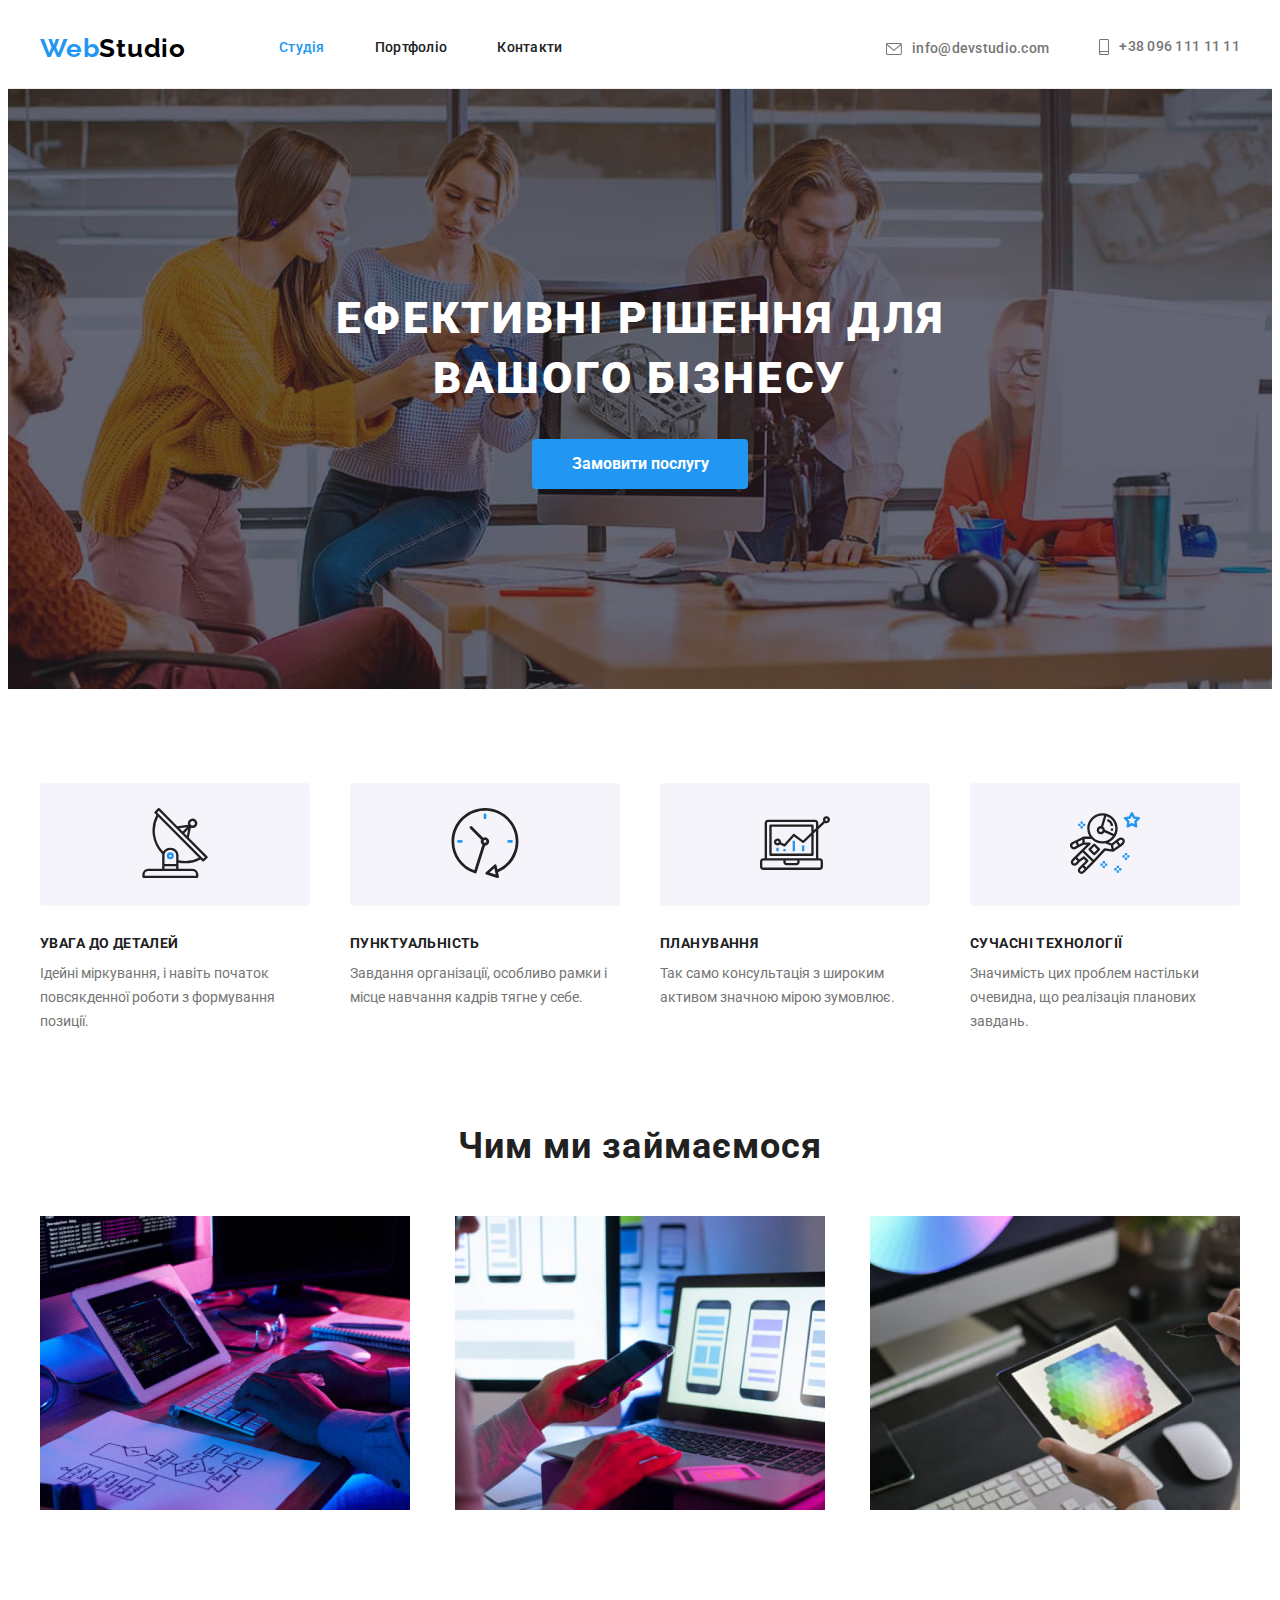
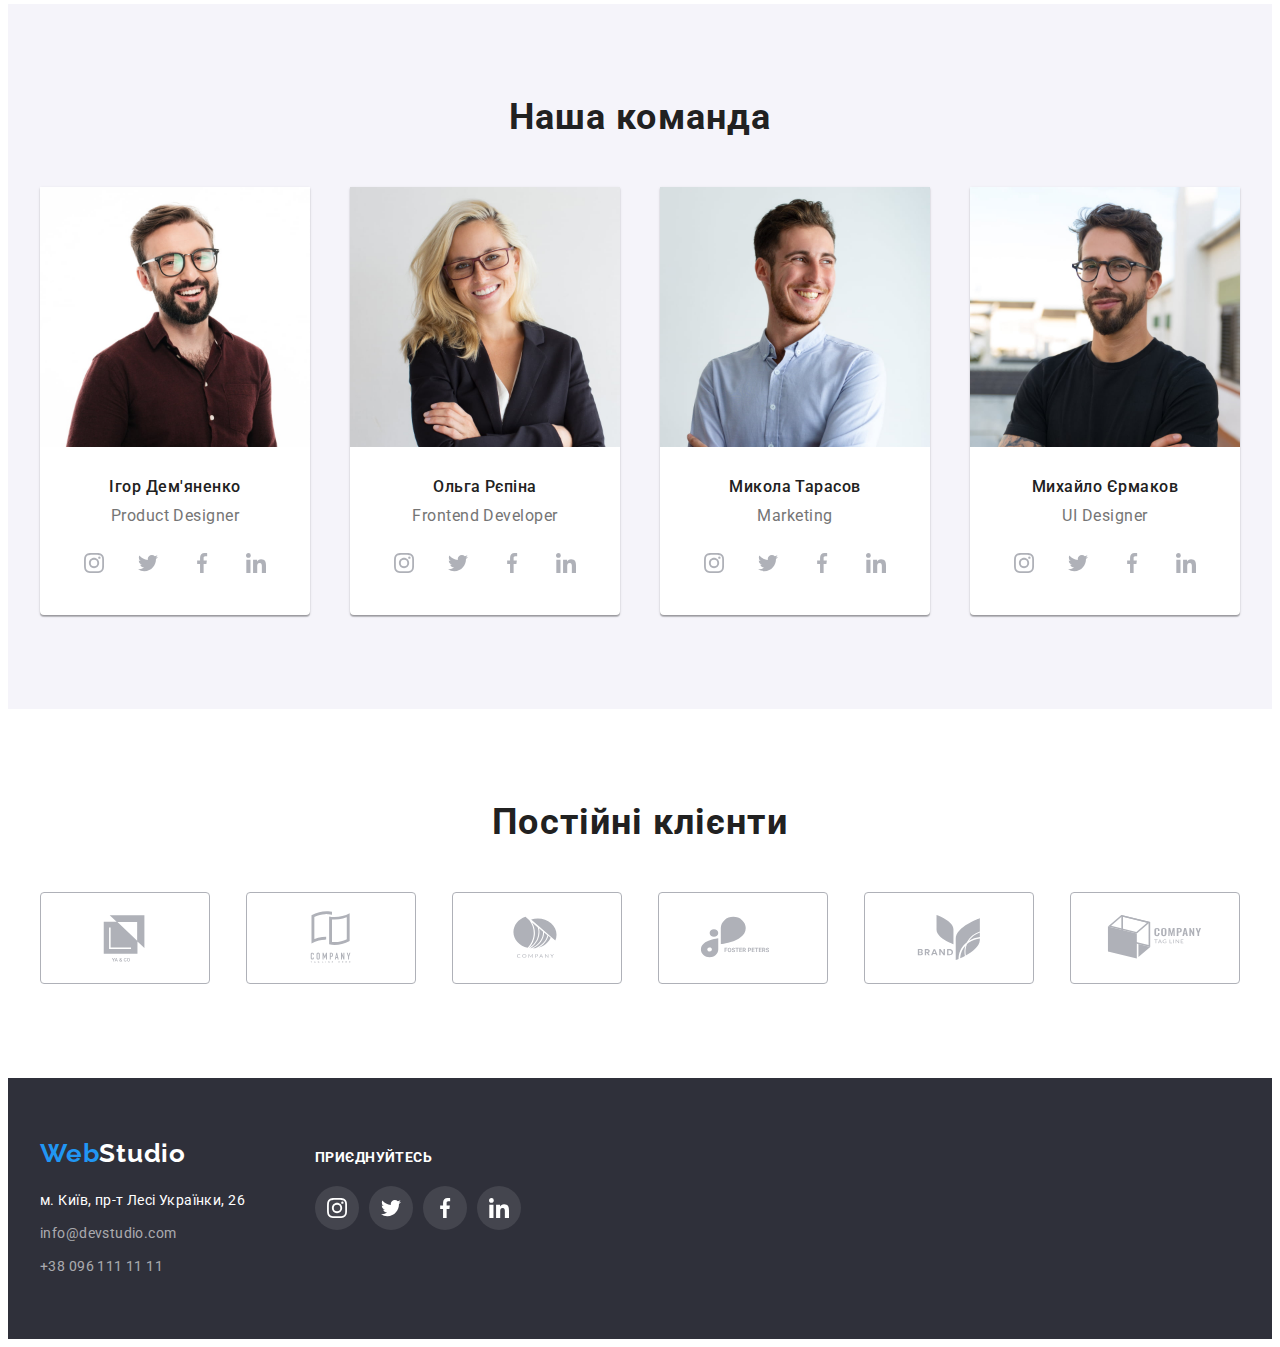
<file: index.html>
<!DOCTYPE html>
<html lang="uk">
  <head>
    <meta charset="UTF-8" />
    <meta http-equiv="X-UA-Compatible" content="IE=edge" />
    <meta name="viewport" content="width=device-width, initial-scale=1.0" />
    <link
      href="https://fonts.googleapis.com/css2?family=Raleway:wght@700&family=Roboto:wght@400;500;700;900&display=swap"
      rel="stylesheet"
    />
    <link
      rel="stylesheet"
      href="https://cdnjs.cloudflare.com/ajax/libs/modern-normalize/1.1.0/modern-normalize.min.css"
      integrity="sha512-wpPYUAdjBVSE4KJnH1VR1HeZfpl1ub8YT/NKx4PuQ5NmX2tKuGu6U/JRp5y+Y8XG2tV+wKQpNHVUX03MfMFn9Q=="
      crossorigin="anonymous"
      referrerpolicy="no-referrer"
    />
    <link rel="stylesheet" href="./css/styles.css" />
    <title>WebStudio</title>
  </head>
  <body class="page">
    <header>
      <div class="container main-nav">
        <a href="./index.html" class="logo">Web<span>Studio</span></a>
        <nav>
          <ul class="menu">
            <li><a href="./index.html" class="current">Студія</a></li>
            <li><a href="./portfolio.html">Портфоліо</a></li>
            <li><a href="#contacts">Контакти</a></li>
          </ul>
        </nav>
        <ul class="contacts">
          <li>
            <a class="email" href="mailto:info@devstudio.com">
              <svg class="icon" width="16px" height="12px">
                <use href="./images/icons.svg#icon-envelope"></use>
              </svg>info@devstudio.com
            </a>
          </li>
          <li>
            <a class="tel" href="tel:+380961111111">
              <svg class="icon" width="10px" height="16px">
                <use href="./images/icons.svg#icon-smartphone"></use>
                </svg>+38 096 111 11 11
            </a>
          </li>
        </ul>
      </div>
    </header>
    <main>
      <section class="section hero">
        <div class="container">
          <h1>Ефективні рішення для вашого бізнесу</h1>
          <button type="button" class="button accent">Замовити послугу</button>
        </div>
      </section>
      <section class="section feature">
        <div class="container">
          <h2>Переваги</h2>
          <ul class="feature-list">
            <li>
              <div class="thumb">
                <svg class="feature-icon" width="70px" height="70px">
                  <use href="./images/icons.svg#icon-antenna"></use>
                </svg>
              </div>
              <h3>Увага до деталей</h3>
              <p>Ідейні міркування, і навіть початок повсякденної роботи з формування позиції.</p>
            </li>
            <li>
              <div class="thumb">
                <svg class="feature-icon" width="70px" height="70px">
                  <use href="./images/icons.svg#icon-clock"></use>
                </svg>
              </div>
              <h3>Пунктуальність</h3>
              <p>Завдання організації, особливо рамки і місце навчання кадрів тягне у себе.</p>
            </li>
            <li>
              <div class="thumb">
                <svg class="feature-icon" width="70px" height="70px">
                  <use href="./images/icons.svg#icon-diagram"></use>
                </svg>
              </div>
              <h3>Планування</h3>
              <p>Так само консультація з широким активом значною мірою зумовлює.</p>
            </li>
            <li>
              <div class="thumb">
                <svg class="feature-icon" width="70px" height="70px">
                  <use href="./images/icons.svg#icon-astronaut"></use>
                </svg>
              </div>
              <h3>Сучасні технології</h3>
              <p>Значимість цих проблем настільки очевидна, що реалізація планових завдань.</p>
            </li>
          </ul>
        </div>
      </section>
      <section class="section boxes">
        <div class="container">
          <h2>Чим ми займаємося</h2>
          <ul class="boxes-list">
            <li><img src="./images/main/img-4.jpg" alt="пише код" width="370" /></li>
            <li><img src="./images/main/img-5.jpg" alt="працює з телефоном" width="370" /></li>
            <li><img src="./images/main/img-6.jpg" alt="працює з планшетом" width="370" /></li>
          </ul>
        </div>
      </section>
      <section class="section team">
        <div class="container">
          <h2>Наша команда</h2>
          <ul class="team-list">
            <li>
              <img src="./images/main/img-3.jpg" alt="Ігор Дем'яненко" width="270" />
              <div class="team-text">
                <h3>Ігор Дем'яненко</h3>
                <p>Product Designer</p>
                <div class="social-lincs">
                  <a href="#" class="linc" aria-label="instagram">
                    <svg class="icon" width="20px" height="20px">
                      <use href="./images/icons.svg#icon-instagram"></use>
                    </svg>
                  </a>
                  <a href="#" class="linc" aria-label="twitter">
                    <svg class="icon" width="20px" height="20px">
                      <use href="./images/icons.svg#icon-twitter"></use>
                    </svg>
                  </a>
                  <a href="#" class="linc" aria-label="facebook">
                    <svg class="icon" width="20px" height="20px">
                      <use href="./images/icons.svg#icon-facebook"></use>
                    </svg>
                  </a>
                  <a href="#" class="linc" aria-label="linkedin">
                    <svg class="icon" width="20px" height="20px">
                      <use href="./images/icons.svg#icon-linkedin"></use>
                    </svg>
                  </a>
                </div>
              </div>
            </li>
            <li>
              <img src="./images/main/img-2.jpg" alt="Ольга Рєпіна" width="270" />
              <div class="team-text">
                <h3>Ольга Рєпіна</h3>
                <p>Frontend Developer</p>
                <div class="social-lincs">
                  <a href="#" class="linc" aria-label="instagram">
                    <svg class="icon" width="20px" height="20px">
                      <use href="./images/icons.svg#icon-instagram"></use>
                    </svg>
                  </a>
                  <a href="#" class="linc" aria-label="twitter">
                    <svg class="icon" width="20px" height="20px">
                      <use href="./images/icons.svg#icon-twitter"></use>
                    </svg>
                  </a>
                  <a href="#" class="linc" aria-label="facebook">
                    <svg class="icon" width="20px" height="20px">
                      <use href="./images/icons.svg#icon-facebook"></use>
                    </svg>
                  </a>
                  <a href="#" class="linc" aria-label="linkedin">
                    <svg class="icon" width="20px" height="20px">
                      <use href="./images/icons.svg#icon-linkedin"></use>
                    </svg>
                  </a>
                </div>
              </div>
            </li>
            <li>
              <img src="./images/main/img-1.jpg" alt="Микола Тарасов" width="270" />
              <div class="team-text">
                <h3>Микола Тарасов</h3>
                <p>Marketing</p>
                <div class="social-lincs">
                  <a href="#" class="linc" aria-label="instagram">
                    <svg class="icon" width="20px" height="20px">
                      <use href="./images/icons.svg#icon-instagram"></use>
                    </svg>
                  </a>
                  <a href="#" class="linc" aria-label="twitter">
                    <svg class="icon" width="20px" height="20px">
                      <use href="./images/icons.svg#icon-twitter"></use>
                    </svg>
                  </a>
                  <a href="#" class="linc" aria-label="facebook">
                    <svg class="icon" width="20px" height="20px">
                      <use href="./images/icons.svg#icon-facebook"></use>
                    </svg>
                  </a>
                  <a href="#" class="linc" aria-label="linkedin">
                    <svg class="icon" width="20px" height="20px">
                      <use href="./images/icons.svg#icon-linkedin"></use>
                    </svg>
                  </a>
                </div>
              </div>
            </li>
            <li>
              <img src="./images/main/img.jpg" alt="Михайло Єрмаков" width="270" />
              <div class="team-text">
                <h3>Михайло Єрмаков</h3>
                <p>UI Designer</p>
                <div class="social-lincs">
                  <a href="#" class="linc" aria-label="instagram">
                    <svg class="icon" width="20px" height="20px">
                      <use href="./images/icons.svg#icon-instagram"></use>
                    </svg>
                  </a>
                  <a href="#" class="linc" aria-label="twitter">
                    <svg class="icon" width="20px" height="20px">
                      <use href="./images/icons.svg#icon-twitter"></use>
                    </svg>
                  </a>
                  <a href="#" class="linc" aria-label="facebook">
                    <svg class="icon" width="20px" height="20px">
                      <use href="./images/icons.svg#icon-facebook"></use>
                    </svg>
                  </a>
                  <a href="#" class="linc" aria-label="linkedin">
                    <svg class="icon" width="20px" height="20px">
                      <use href="./images/icons.svg#icon-linkedin"></use>
                    </svg>
                  </a>
                </div>
              </div>
            </li>
          </ul>
        </div>
      </section>
      <section class="section">
        <div class="container">
          <h2>Постійні клієнти</h2>
          <div class="clients-logo">
            <a href="" class="linc">
              <svg class="icon" width="106px" height="60px">
                <use href="./images/icons.svg#icon-logo"></use>
              </svg>
            </a>
            <a href="" class="linc">
              <svg class="icon" width="106px" height="60px">
                <use href="./images/icons.svg#icon-logo1"></use>
              </svg>
            </a>
            <a href="" class="linc">
              <svg class="icon" width="106px" height="60px">
                <use href="./images/icons.svg#icon-logo2"></use>
              </svg>
            </a>
            <a href="" class="linc">
              <svg class="icon" width="106px" height="60px">
                <use href="./images/icons.svg#icon-logo3"></use>
              </svg>
            </a>
            <a href="" class="linc">
              <svg class="icon" width="106px" height="60px">
                <use href="./images/icons.svg#icon-logo4"></use>
              </svg>
            </a>
            <a href="" class="linc">
              <svg class="icon" width="106px" height="60px">
                <use href="./images/icons.svg#icon-logo5"></use>
              </svg>
            </a>
          </div>
        </div>
      </section>
    </main>
    <footer>
      <div class="container">
        <div>
          <a href="./index.html" class="logo">Web<span>Studio</span></a>
          <address id="contacts">
            <ul class="contacts">
              <li><a class="address" href="#">м. Київ, пр-т Лесі Українки, 26</a></li>
              <li><a class="email" href="mailto:info@devstudio.com">info@devstudio.com</a></li>
              <li><a class="tel" href="tel:+380961111111">+38 096 111 11 11</a></li>
            </ul>
          </address>
        </div>
        <div class="social">
          <p class="social-header">Приєднуйтесь</p>
          <div class="social-lincs">
            <a href="#" class="linc" aria-label="instagram">
              <svg class="icon" width="20px" height="20px">
                <use href="./images/icons.svg#icon-instagram"></use>
              </svg>
            </a>
            <a href="#" class="linc" aria-label="twitter">
              <svg class="icon" width="20px" height="20px">
                <use href="./images/icons.svg#icon-twitter"></use>
              </svg>
            </a>
            <a href="#" class="linc" aria-label="facebook">
              <svg class="icon" width="20px" height="20px">
                <use href="./images/icons.svg#icon-facebook"></use>
              </svg>
            </a>
            <a href="#" class="linc" aria-label="linkedin">
              <svg class="icon" width="20px" height="20px">
                <use href="./images/icons.svg#icon-linkedin"></use>
              </svg>
            </a>
          </div>
        </div>
      </div>
    </footer>
  </body>
</html>
</file>
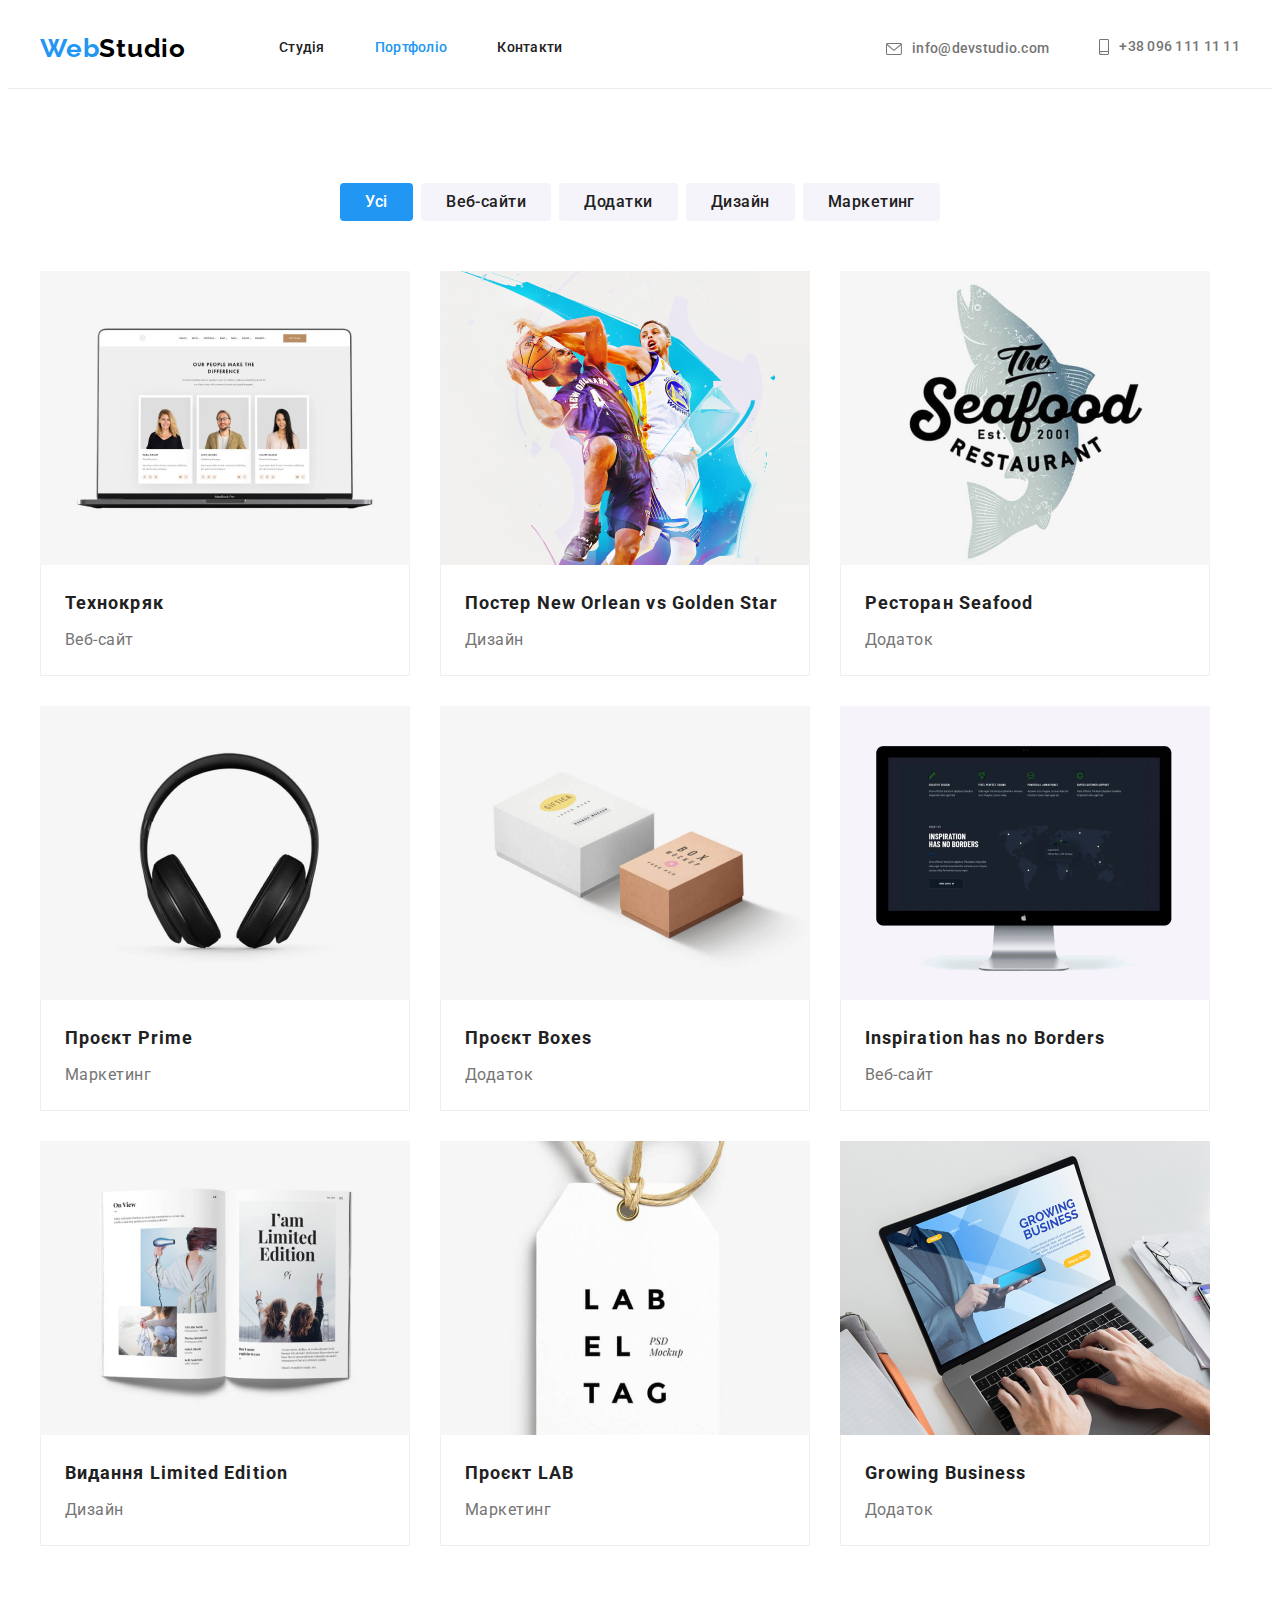
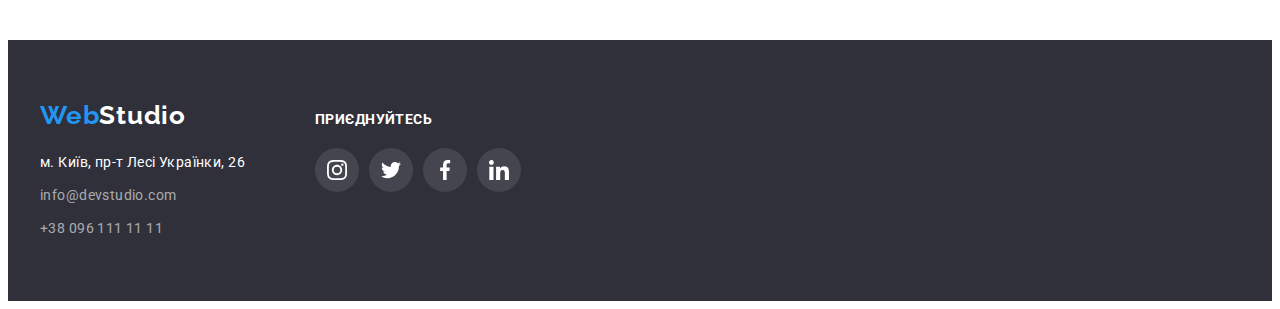
<file: portfolio.html>
<!DOCTYPE html>
<html lang="uk">
  <head>
    <meta charset="UTF-8" />
    <meta http-equiv="X-UA-Compatible" content="IE=edge" />
    <meta name="viewport" content="width=device-width, initial-scale=1.0" />
    <link
      href="https://fonts.googleapis.com/css2?family=Raleway:wght@700&family=Roboto:wght@400;500;700;900&display=swap"
      rel="stylesheet"
    />
    <link
      rel="stylesheet"
      href="https://cdnjs.cloudflare.com/ajax/libs/modern-normalize/1.1.0/modern-normalize.min.css"
      integrity="sha512-wpPYUAdjBVSE4KJnH1VR1HeZfpl1ub8YT/NKx4PuQ5NmX2tKuGu6U/JRp5y+Y8XG2tV+wKQpNHVUX03MfMFn9Q=="
      crossorigin="anonymous"
      referrerpolicy="no-referrer"
    />
    <link rel="stylesheet" href="./css/styles.css" />
    <title>WebStudio-Портфоліо</title>
  </head>
  <body class="page">
    <header>
      <div class="container main-nav">
        <a href="./index.html" class="logo">Web<span>Studio</span></a>
        <nav>
          <ul class="menu">
            <li><a href="./index.html">Студія</a></li>
            <li><a href="./portfolio.html" class="current">Портфоліо</a></li>
            <li><a href="#contacts">Контакти</a></li>
          </ul>
        </nav>
        <ul class="contacts">
          <li>
            <a class="email" href="mailto:info@devstudio.com">
              <svg class="icon" width="16px" height="12px">
                <use href="./images/icons.svg#icon-envelope"></use>
              </svg>info@devstudio.com
            </a>
          </li>
          <li>
            <a class="tel" href="tel:+380961111111">
              <svg class="icon" width="10px" height="16px">
                <use href="./images/icons.svg#icon-smartphone"></use>
                </svg>+38 096 111 11 11
            </a>
          </li>
        </ul>
      </div>
    </header>
    <main>
      <section class="section portfolio">
        <div class="container">
          <h1>Портфоліо</h1>
          <ul class="filters">
            <li><button type="button" class="button accent">Усі</button></li>
            <li><button type="button" class="button">Веб-сайти</button></li>
            <li><button type="button" class="button">Додатки</button></li>
            <li><button type="button" class="button">Дизайн</button></li>
            <li><button type="button" class="button">Маркетинг</button></li>
          </ul>
          <ul class="cards-list">
            <li class="card">
              <a href="#">
                <img src="./images/portfolio/img.jpg" alt="сайт Технокряк" width="370" />
                <div class="card-text">
                  <h2>Технокряк</h2>
                  <p>Веб-сайт</p>
                </div>
              </a>
            </li>
            <li class="card">
              <a href="#">
                <img
                  src="./images/portfolio/img-1.jpg"
                  alt="постер New Orlean vs Golden Star"
                  width="370"
                />
                <div class="card-text">
                  <h2>Постер New Orlean vs Golden Star</h2>
                  <p>Дизайн</p>
                </div>
              </a>
            </li>
            <li class="card">
              <a href="#">
                <img src="./images/portfolio/img-2.jpg" alt="лого ресторана Seafood" width="370" />
                <div class="card-text">
                  <h2>Ресторан Seafood</h2>
                  <p>Додаток</p>
                </div>
              </a>
            </li>
            <li class="card">
              <a href="#">
                <img src="./images/portfolio/img-3.jpg" alt="навушники" width="370" />
                <div class="card-text">
                  <h2>Проєкт Prime</h2>
                  <p>Маркетинг</p>
                </div>
              </a>
            </li>
            <li class="card">
              <a href="#">
                <img src="./images/portfolio/img-4.jpg" alt="коробки" width="370" />
                <div class="card-text">
                  <h2>Проєкт Boxes</h2>
                  <p>Додаток</p>
                </div>
              </a>
            </li>
            <li class="card">
              <a href="#">
                <img src="./images/portfolio/img-5.jpg" alt="Веб-сайт" width="370" />
                <div class="card-text">
                  <h2>Inspiration has no Borders</h2>
                  <p>Веб-сайт</p>
                </div>
              </a>
            </li>
            <li class="card">
              <a href="#">
                <img src="./images/portfolio/img-6.jpg" alt="журнал" width="370" />
                <div class="card-text">
                  <h2>Видання Limited Edition</h2>
                  <p>Дизайн</p>
                </div>
              </a>
            </li>
            <li class="card">
              <a href="#">
                <img src="./images/portfolio/img-7.jpg" alt="лого LAB" width="370" />
                <div class="card-text">
                  <h2>Проєкт LAB</h2>
                  <p>Маркетинг</p>
                </div>
              </a>
            </li>
            <li class="card">
              <a href="#">
                <img src="./images/portfolio/img-8.jpg" alt="сайт Growing Business" width="370" />
                <div class="card-text">
                  <h2>Growing Business</h2>
                  <p>Додаток</p>
                </div>
              </a>
            </li>
          </ul>
        </div>
      </section>
    </main>
    <footer>
      <div class="container">
        <div>
        <a href="./index.html" class="logo">Web<span>Studio</span></a>
        <address id="contacts">
          <ul class="contacts">
            <li><a class="address" href="#">м. Київ, пр-т Лесі Українки, 26</a></li>
            <li><a class="email" href="mailto:info@devstudio.com">info@devstudio.com</a></li>
            <li><a class="tel" href="tel:+380961111111">+38 096 111 11 11</a></li>
          </ul>
        </address>
      </div>
      <div class="social">
        <p class="social-header">Приєднуйтесь</p>
      <div class="social-lincs">
        <a href="#" class="linc" aria-label="instagram">
          <svg class="icon" width="20px" height="20px">
            <use href="./images/icons.svg#icon-instagram"></use>
          </svg>
        </a>
        <a href="#" class="linc" aria-label="twitter">
          <svg class="icon" width="20px" height="20px">
            <use href="./images/icons.svg#icon-twitter"></use>
          </svg>
        </a>
        <a href="#" class="linc" aria-label="facebook">
          <svg class="icon" width="20px" height="20px">
            <use href="./images/icons.svg#icon-facebook"></use>
          </svg>
        </a>
        <a href="#" class="linc" aria-label="linkedin">
          <svg class="icon" width="20px" height="20px">
            <use href="./images/icons.svg#icon-linkedin"></use>
          </svg>
        </a>
      </div>
    </div>
      </div>
    </footer>
  </body>
</html>
</file>
<file: css/styles.css>
:root {
  --bg-color-main: #fff;
  --bg-color-secondary: #f5f4fa;
  --bg-color-footer: #2f303a;
  --bg-color-accent: #2196f3;
  --color-headers: #212121;
  --color-main: #757575;
  --color-icon: #afb1b8;
  --border-color-nav: #ececec;
  --border-color-cards: #eee;
}

h1,
h2,
h3,
h4,
h5,
h6,
p {
  margin: 0;
}

body {
  font-family: 'Roboto', sans-serif;
  font-size: 14px;
  color: var(--color-main);
  background-color: var(--bg-color-main);
}

.menu,
.contacts,
.feature-list,
.boxes-list,
.team-list,
.filters,
.cards-list {
  margin-top: 0;
  margin-bottom: 0;
  padding-left: 0;

  list-style: none;
}

.container {
  width: 1200px;
  margin: 0 auto;
  padding-left: 15px;
  padding-right: 15px;
}

.section {
  padding: 94px 0;
}

/* ---Buttons--- */
.button {
  border-width: 0;

  font-family: Roboto, sans-serif;
  color: var(--color-headers);
  background-color: var(--bg-color-secondary);
  cursor: pointer;
}
.button.accent,
.button:hover,
.button:focus {
  color: var(--bg-color-main);
  background-color: var(--bg-color-accent);
}

/* -------Header------- */
header {
  border-bottom: 1px solid var(--border-color-nav);
}
.main-nav {
  display: flex;
  align-items: center;
}
.logo {
  font-family: 'Raleway', sans-serif;
  font-weight: 700;
  font-size: 26px;
  line-height: 1.19;
  letter-spacing: 0.03em;
  color: var(--bg-color-accent);
  text-decoration: none;
}
header .logo span {
  color: #000;
}
header .contacts,
.menu {
  display: flex;
  align-items: baseline;
}
.menu {
  margin-left: 93px;
}
header .contacts li:not(:last-child),
.menu li:not(:last-child) {
  margin-right: 50px;
}
.menu a {
  display: block;
  padding: 32px 0;

  color: var(--color-headers);
}
header .contacts {
  margin-left: auto;
}
header .contacts a {
  color: var(--color-main);
}
.menu a,
header .contacts a {
  display: flex;
  align-items: center;
  font-weight: 500;
  font-size: 14px;
  line-height: 1.14;
  letter-spacing: 0.02em;
  text-decoration: none;
}
.contacts .icon {
  margin-right: 10px;
  fill: currentColor;
}
.menu a:hover,
.menu a:focus,
.menu .current,
.contacts .tel:hover,
.contacts .tel:focus,
.contacts .email:hover,
.contacts .email:focus {
  color: var(--bg-color-accent);
}

/* -------Start page------- */
.section h1,
.section h2,
.section h3 {
  color: var(--color-headers);
}
.section h2 {
  margin-bottom: 50px;

  font-size: 36px;
  line-height: 1.08;
  text-align: center;
}
.section h2,
.section h3 {
  letter-spacing: 0.03em;
}

/* ---Section Hero--- */
.hero {
  max-width: 1600px;
  margin: 0 auto;
  padding: 200px 0;
  text-align: center;
  background-color: var(--bg-color-footer);
  background-image: linear-gradient(90deg, rgba(47, 48, 58, 0.4), rgba(47, 48, 58, 0.4)),
    url(../images/main/hero.jpg);
  background-repeat: no-repeat;
  background-position: center;
}
.hero h1 {
  width: 696px;
  margin: 0 auto;
  margin-bottom: 30px;

  font-size: 44px;
  font-weight: 900;
  line-height: 1.36;
  text-transform: uppercase;
  letter-spacing: 0.06em;
  color: var(--bg-color-main);
}
.hero .button {
  min-width: 216px;
  padding: 10px 32px;
  border-radius: 4px;

  font-size: 16px;
  font-weight: 700;
  line-height: 1.88;
  text-align: center;
}

/* ---Section Feature--- */
.feature {
  padding-bottom: 0;
}
.feature h2 {
  display: none;
}
.feature-list {
  display: flex;
  justify-content: space-between;
}
.feature-list li {
  width: 270px;
}
.feature-list .thumb {
  width: 100%;
  padding: 25px 0;
  margin-bottom: 30px;
  border-radius: 4px;

  text-align: center;
  background-color: var(--bg-color-secondary);
}
.feature-list h3 {
  margin-bottom: 10px;

  font-size: 14px;
  font-weight: 700;
  line-height: 1.14;
  letter-spacing: 0.03em;
  text-transform: uppercase;
}
.feature-list p {
  line-height: 1.71;
}

/* ---Section Boxes--- */
.boxes {
  font-size: 0;
}
.boxes-list {
  display: flex;
  justify-content: space-between;
}

/* ---Section Team--- */
.team {
  background-color: var(--bg-color-secondary);
}
.team-list {
  display: flex;
  justify-content: space-between;

  font-size: 0;
}
.team-list li {
  border-radius: 0px 0px 4px 4px;
  background-color: var(--bg-color-main);
  box-shadow: 0px 1px 3px rgba(0, 0, 0, 0.12), 0px 1px 1px rgba(0, 0, 0, 0.14),
    0px 2px 1px rgba(0, 0, 0, 0.2);
}
.team-text {
  max-width: 270px;
  padding: 30px 5px;
}
.team-text h3 {
  margin-bottom: 10px;

  font-weight: 500;
}
.team-text h3,
.team-text p {
  font-size: 16px;
  line-height: 1.19;
  letter-spacing: 0.03em;
  text-align: center;
}
.team-text p {
  margin-bottom: 16px;
}
.social-lincs {
  display: flex;
  justify-content: center;
}
.social-lincs .linc {
  padding: 12px;
  margin-right: 10px;
  border-radius: 50%;

  font-size: 0;
}
.social-lincs .linc:last-child {
  margin-right: 0;
}
.social-lincs .icon {
  fill: var(--color-icon);
}
.social-lincs .linc:hover,
.social-lincs .linc:focus {
  background-color: var(--bg-color-accent);
}
.social-lincs .linc:hover > .icon,
.social-lincs .linc:focus > .icon {
  fill: var(--bg-color-main);
}

/* ---Section Clients--- */
.clients-logo {
  display: flex;
  justify-content: space-between;
}
.clients-logo .linc {
  padding: 15px 31px;
  border: 1px solid var(--color-icon);
  border-radius: 4px;

  font-size: 0;
}
.clients-logo .icon {
  fill: var(--color-icon);
}
.clients-logo .linc:hover,
.clients-logo .linc:focus {
  border-color: var(--bg-color-accent);
}
.clients-logo .linc:hover > .icon,
.clients-logo .linc:focus > .icon {
  fill: var(--bg-color-accent);
}

/* -------Portfolio page------- */
.portfolio h1 {
  display: none;
}
.filters {
  display: flex;
  margin-bottom: 50px;
  justify-content: center;
}
.filters li {
  margin-right: 8px;
}
.filters li:last-child {
  margin-right: 0;
}
.filters button {
  min-width: 73px;
  padding: 6px 25px;
  border-radius: 4px;

  font-weight: 500;
  font-size: 16px;
  line-height: 1.63;
  text-align: center;
  letter-spacing: 0.03em;
}
.filters button:hover,
.filters button:focus {
  box-shadow: 0px 3px 1px rgba(0, 0, 0, 0.1), 0px 1px 2px rgba(0, 0, 0, 0.08),
    0px 2px 2px rgba(0, 0, 0, 0.12);
}
.cards-list {
  display: flex;
  flex-wrap: wrap;
}
.card {
  width: 370px;
  margin-right: 30px;
  margin-bottom: 30px;

  font-size: 0;
}
.card:nth-child(3n) {
  margin-right: 0;
}
.card:nth-last-child(-n + 3) {
  margin-bottom: 0;
}
.card a {
  display: block;
  text-decoration: none;
}
.card a:hover {
  box-shadow: 0px 1px 1px rgba(0, 0, 0, 0.12), 0px 4px 4px rgba(0, 0, 0, 0.06),
    1px 4px 6px rgba(0, 0, 0, 0.16);
}
.card-text {
  padding: 20px 24px;
  border: 1px solid var(--border-color-cards);
  border-top: none;
}
.card-text h2 {
  margin-bottom: 4px;

  font-weight: 700;
  font-size: 18px;
  line-height: 2;
  letter-spacing: 0.06em;
  text-align: left;
  color: var(--color-headers);
}
.card-text p {
  font-size: 16px;
  line-height: 1.88;
  letter-spacing: 0.03em;
  color: var(--color-main);
}

/* -------Footer------- */
footer {
  padding: 60px 0;

  background-color: var(--bg-color-footer);
}
footer .container {
  display: flex;
  align-items: baseline;
}
footer .logo {
  display: inline-block;
  margin-bottom: 20px;
}
footer .logo span {
  color: var(--bg-color-main);
}
footer .contacts li:not(:last-child) {
  margin-bottom: 9px;
}
footer .contacts a {
  font-size: 14px;
  font-style: normal;
  line-height: 1.71;
  letter-spacing: 0.03em;
  color: rgba(255, 255, 255, 0.6);
  text-decoration: none;
}
footer .contacts .address {
  color: var(--bg-color-main);
}
footer .social {
  margin-left: 70px;
}
.social .social-header {
  margin-bottom: 20px;
  font-weight: 700;
  line-height: 1.14;
  letter-spacing: 0.03em;
  text-transform: uppercase;
  color: var(--bg-color-main);
}
footer .social-lincs .linc {
  background-color: rgba(255, 255, 255, 0.1);
}
footer .social-lincs .icon {
  fill: var(--bg-color-main);
}
</file>
